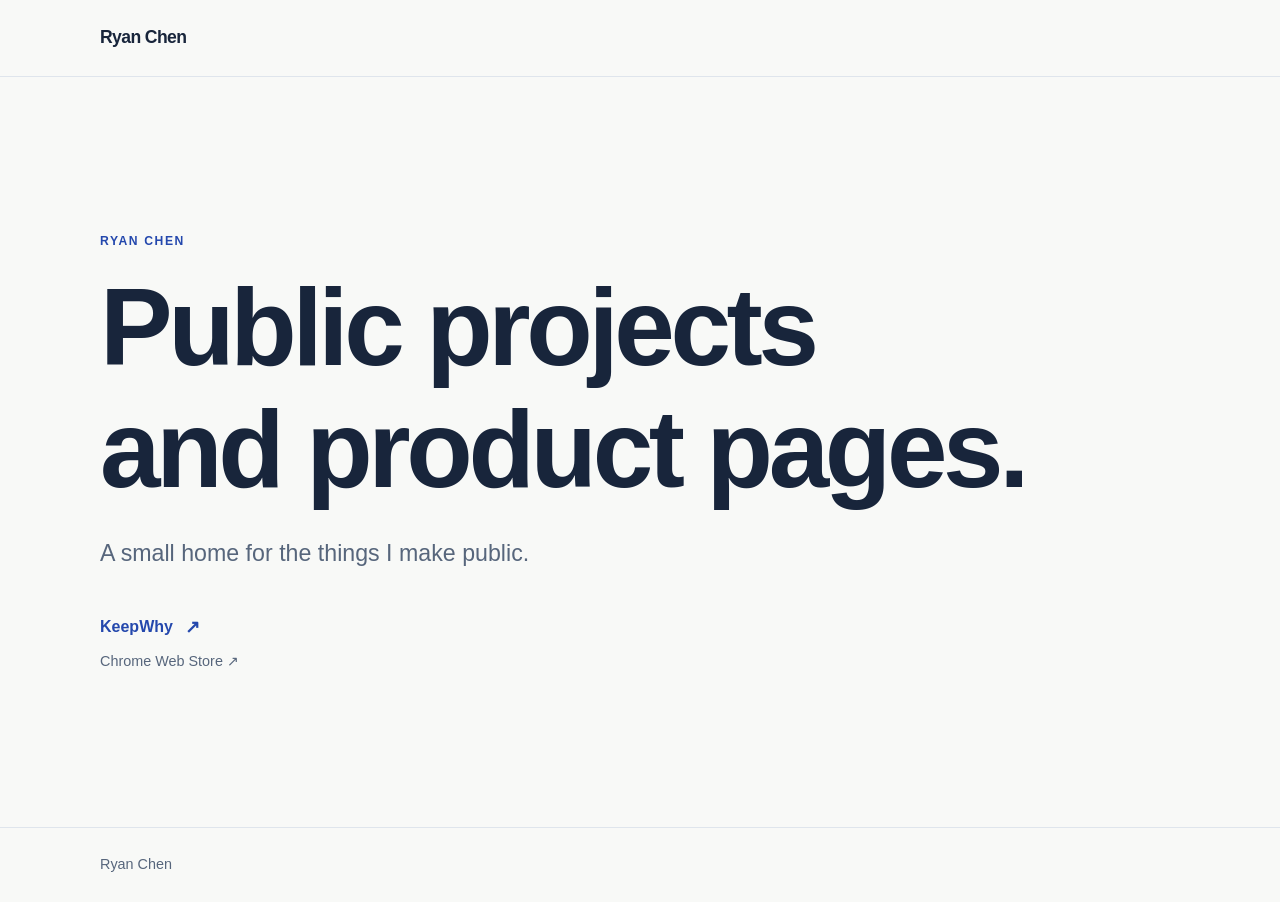
<file: index.html>
<!doctype html>
<html lang="en">
<head>
  <meta charset="utf-8">
  <meta name="viewport" content="width=device-width, initial-scale=1">
  <meta name="description" content="Public projects and product pages by Ryan Chen.">
  <title>Ryan Chen</title>
  <link rel="icon" type="image/png" sizes="32x32" href="/favicon.png">
  <link rel="icon" type="image/svg+xml" href="/favicon.svg">
  <link rel="stylesheet" href="/styles.css">
</head>
<body>
  <header class="site-header"><div class="shell"><a class="brand" href="/">Ryan Chen</a></div></header>
  <main class="shell root-main">
    <p class="eyebrow">Ryan Chen</p>
    <h1>Public projects<br>and product pages.</h1>
    <p class="root-intro">A small home for the things I make public.</p>
    <div><a class="text-link" href="/keepwhy/">KeepWhy</a><p class="root-store"><a href="https://chromewebstore.google.com/detail/keepwhy/lhbjpjcpfcjhnpeenldkhgpebkfkfhkk" target="_blank" rel="noopener noreferrer">Chrome Web Store ↗</a></p></div>
  </main>
  <footer class="site-footer"><div class="shell"><p>Ryan Chen</p></div></footer>
</body>
</html>
</file>
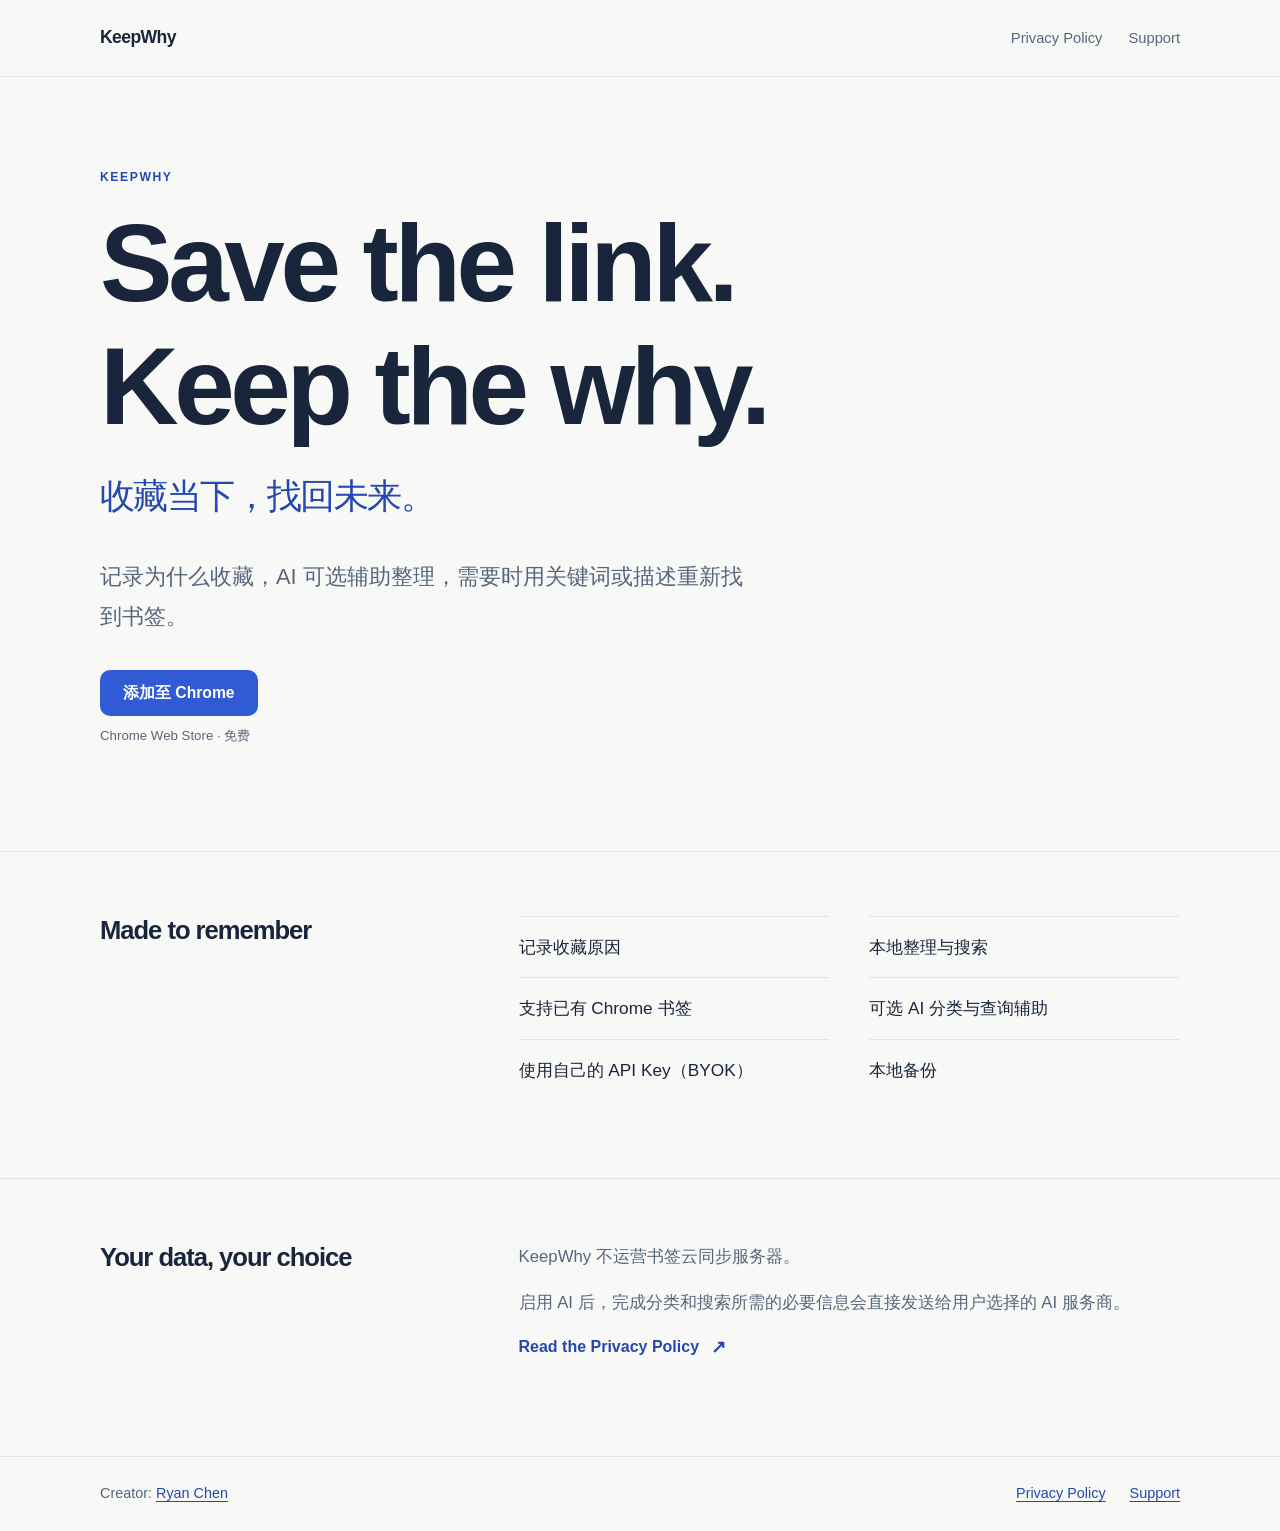
<file: keepwhy/index.html>
<!doctype html>
<html lang="en">
<head>
  <meta charset="utf-8">
  <meta name="viewport" content="width=device-width, initial-scale=1">
  <meta name="description" content="KeepWhy helps you save the link and keep the reason you saved it.">
  <title>KeepWhy — Save the link. Keep the why.</title>
  <link rel="icon" type="image/png" sizes="32x32" href="/favicon.png">
  <link rel="icon" type="image/svg+xml" href="/favicon.svg">
  <link rel="stylesheet" href="/styles.css">
</head>
<body>
  <header class="site-header"><div class="shell"><a class="brand" href="/keepwhy/">KeepWhy</a><nav class="nav" aria-label="KeepWhy"><a href="/keepwhy/privacy/">Privacy Policy</a><a href="/keepwhy/support/">Support</a></nav></div></header>
  <main>
    <section class="shell hero">
      <p class="eyebrow">KeepWhy</p>
      <h1>Save the link.<br>Keep the why.</h1>
      <span class="zh" lang="zh-Hans">收藏当下，找回未来。</span>
      <p class="hero-copy" lang="zh-Hans">记录为什么收藏，AI 可选辅助整理，需要时用关键词或描述重新找到书签。</p>
      <div class="hero-install"><a class="store-button" href="https://chromewebstore.google.com/detail/keepwhy/lhbjpjcpfcjhnpeenldkhgpebkfkfhkk" target="_blank" rel="noopener noreferrer" lang="zh-Hans">添加至 Chrome</a><p class="store-meta" lang="zh-Hans">Chrome Web Store · 免费</p></div>
    </section>
    <section class="product-section"><div class="shell section-grid"><h2>Made to remember</h2><ul class="feature-list"><li>记录收藏原因</li><li>本地整理与搜索</li><li>支持已有 Chrome 书签</li><li>可选 AI 分类与查询辅助</li><li>使用自己的 API Key（BYOK）</li><li>本地备份</li></ul></div></section>
    <section class="product-section"><div class="shell section-grid"><h2>Your data, your choice</h2><div><p class="disclosure" lang="zh-Hans">KeepWhy 不运营书签云同步服务器。</p><p class="disclosure" lang="zh-Hans">启用 AI 后，完成分类和搜索所需的必要信息会直接发送给用户选择的 AI 服务商。</p><p><a class="text-link" href="/keepwhy/privacy/">Read the Privacy Policy</a></p></div></div></section>
  </main>
  <footer class="site-footer"><div class="shell"><p>Creator: <a href="https://x.com/ryanchenxr" target="_blank" rel="noopener noreferrer">Ryan Chen</a></p><nav class="footer-links" aria-label="Footer"><a href="/keepwhy/privacy/">Privacy Policy</a><a href="/keepwhy/support/">Support</a></nav></div></footer>
</body>
</html>
</file>
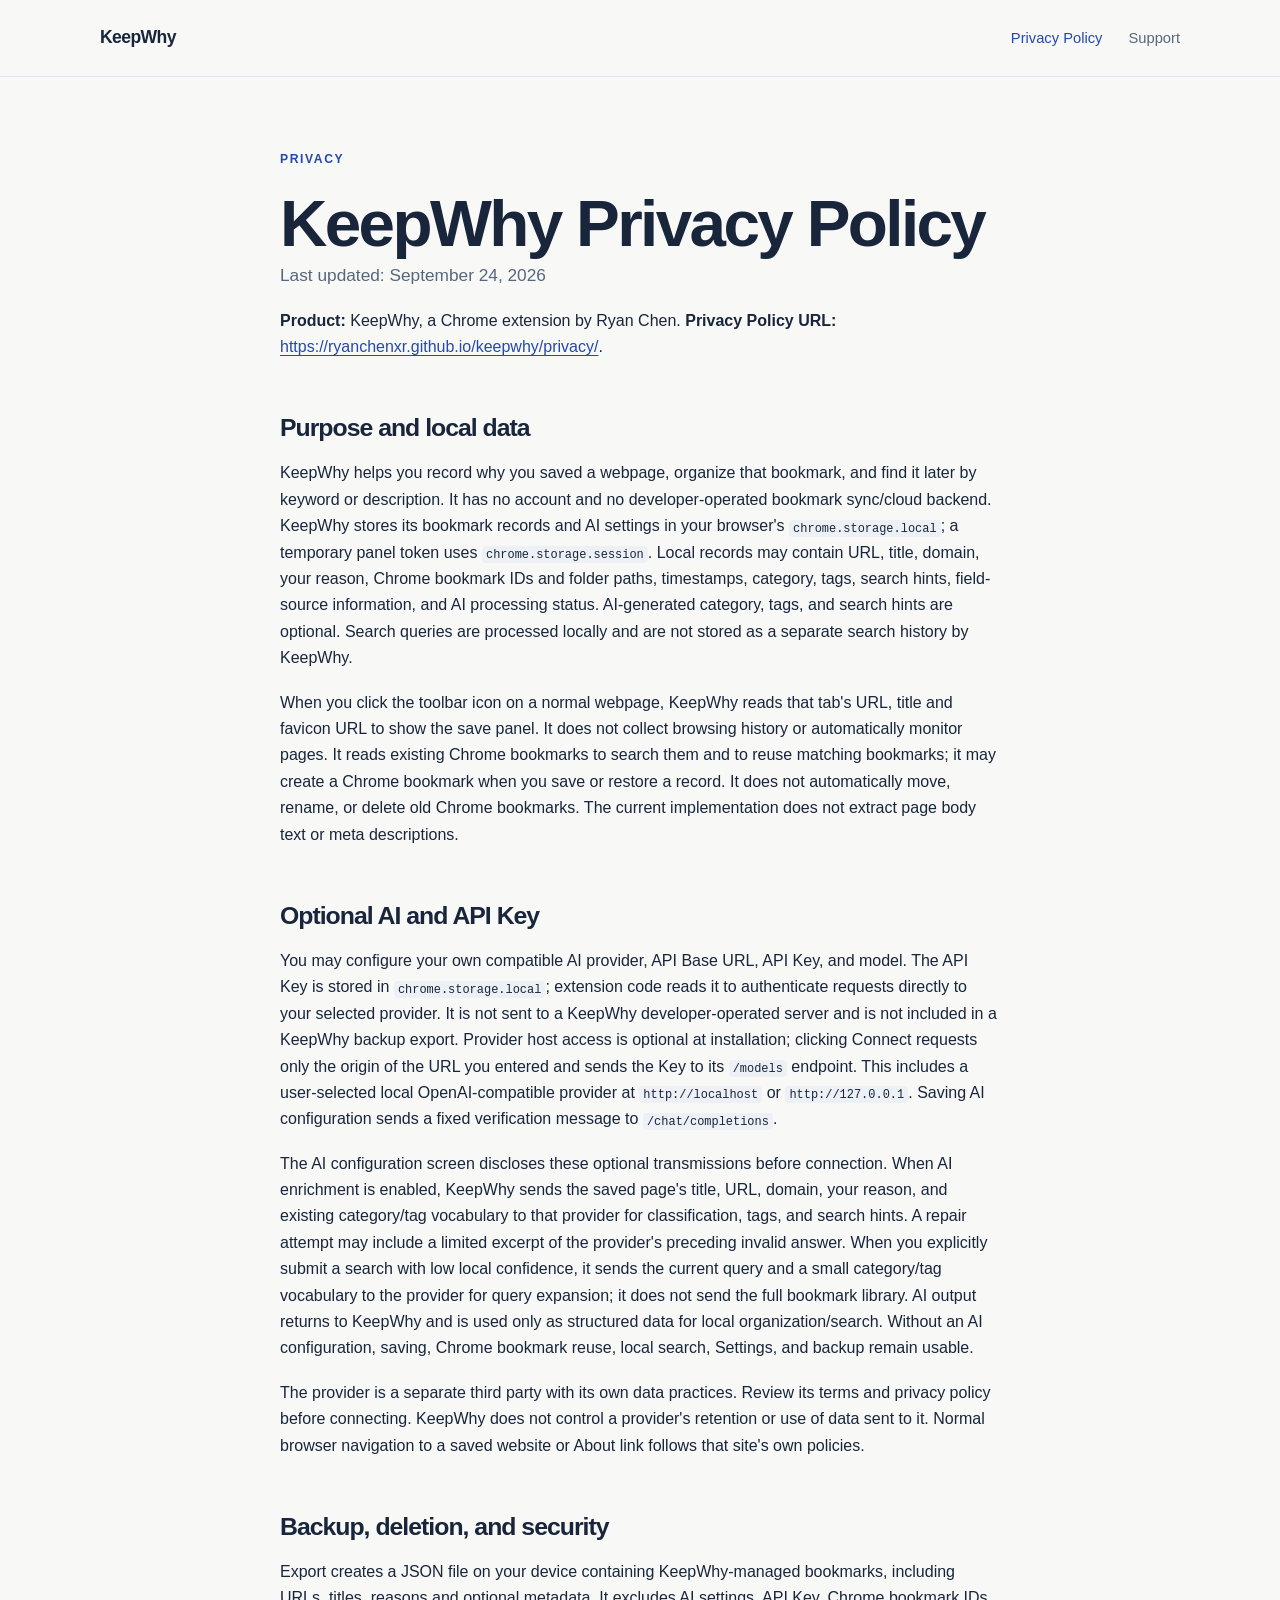
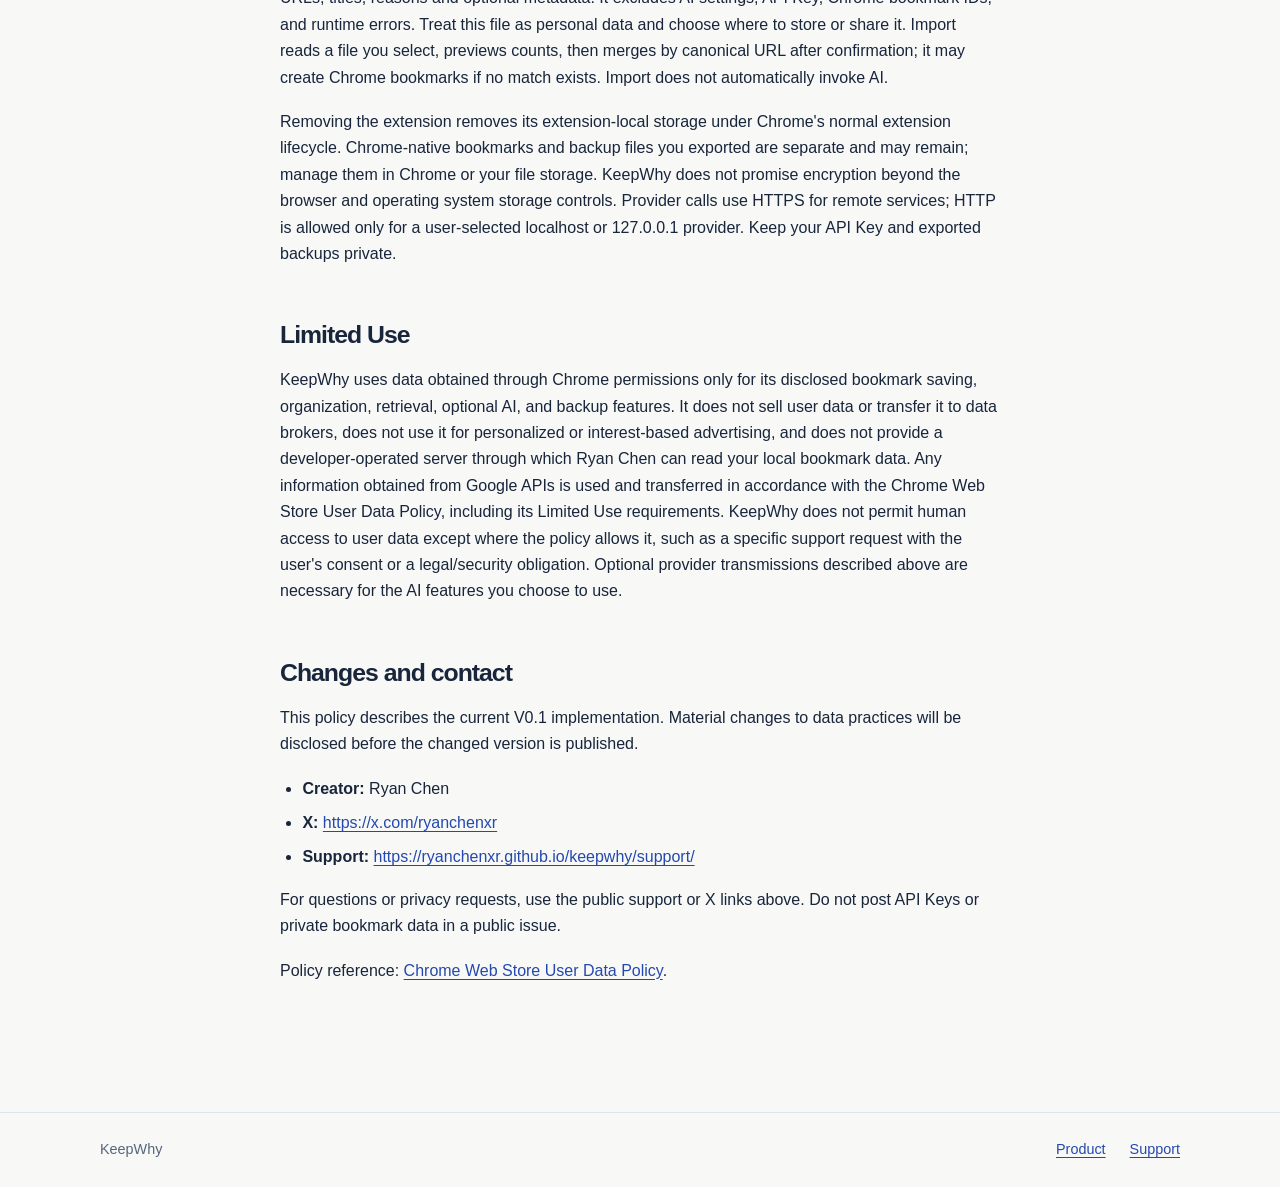
<file: keepwhy/privacy/index.html>
<!doctype html>
<html lang="en">
<head>
  <meta charset="utf-8">
  <meta name="viewport" content="width=device-width, initial-scale=1">
  <meta name="description" content="KeepWhy Privacy Policy.">
  <link rel="canonical" href="https://ryanchenxr.github.io/keepwhy/privacy/">
  <title>KeepWhy Privacy Policy</title>
  <link rel="icon" type="image/png" sizes="32x32" href="/favicon.png">
  <link rel="icon" type="image/svg+xml" href="/favicon.svg">
  <link rel="stylesheet" href="/styles.css">
</head>
<body>
  <header class="site-header"><div class="shell"><a class="brand" href="/keepwhy/">KeepWhy</a><nav class="nav" aria-label="KeepWhy"><a href="/keepwhy/privacy/" aria-current="page">Privacy Policy</a><a href="/keepwhy/support/">Support</a></nav></div></header>
  <main class="content-page policy">
    <p class="eyebrow">Privacy</p>
    <h1>KeepWhy Privacy Policy</h1>
    <p class="page-lead">Last updated: <time datetime="2026-09-24">September 24, 2026</time></p>
    <p><strong>Product:</strong> KeepWhy, a Chrome extension by Ryan Chen. <strong>Privacy Policy URL:</strong> <a href="https://ryanchenxr.github.io/keepwhy/privacy/">https://ryanchenxr.github.io/keepwhy/privacy/</a>.</p>

    <h2>Purpose and local data</h2>
    <p>KeepWhy helps you record why you saved a webpage, organize that bookmark, and find it later by keyword or description. It has no account and no developer-operated bookmark sync/cloud backend. KeepWhy stores its bookmark records and AI settings in your browser's <code>chrome.storage.local</code>; a temporary panel token uses <code>chrome.storage.session</code>. Local records may contain URL, title, domain, your reason, Chrome bookmark IDs and folder paths, timestamps, category, tags, search hints, field-source information, and AI processing status. AI-generated category, tags, and search hints are optional. Search queries are processed locally and are not stored as a separate search history by KeepWhy.</p>
    <p>When you click the toolbar icon on a normal webpage, KeepWhy reads that tab's URL, title and favicon URL to show the save panel. It does not collect browsing history or automatically monitor pages. It reads existing Chrome bookmarks to search them and to reuse matching bookmarks; it may create a Chrome bookmark when you save or restore a record. It does not automatically move, rename, or delete old Chrome bookmarks. The current implementation does not extract page body text or meta descriptions.</p>

    <h2>Optional AI and API Key</h2>
    <p>You may configure your own compatible AI provider, API Base URL, API Key, and model. The API Key is stored in <code>chrome.storage.local</code>; extension code reads it to authenticate requests directly to your selected provider. It is not sent to a KeepWhy developer-operated server and is not included in a KeepWhy backup export. Provider host access is optional at installation; clicking Connect requests only the origin of the URL you entered and sends the Key to its <code>/models</code> endpoint. This includes a user-selected local OpenAI-compatible provider at <code>http://localhost</code> or <code>http://127.0.0.1</code>. Saving AI configuration sends a fixed verification message to <code>/chat/completions</code>.</p>
    <p>The AI configuration screen discloses these optional transmissions before connection. When AI enrichment is enabled, KeepWhy sends the saved page's title, URL, domain, your reason, and existing category/tag vocabulary to that provider for classification, tags, and search hints. A repair attempt may include a limited excerpt of the provider's preceding invalid answer. When you explicitly submit a search with low local confidence, it sends the current query and a small category/tag vocabulary to the provider for query expansion; it does not send the full bookmark library. AI output returns to KeepWhy and is used only as structured data for local organization/search. Without an AI configuration, saving, Chrome bookmark reuse, local search, Settings, and backup remain usable.</p>
    <p>The provider is a separate third party with its own data practices. Review its terms and privacy policy before connecting. KeepWhy does not control a provider's retention or use of data sent to it. Normal browser navigation to a saved website or About link follows that site's own policies.</p>

    <h2>Backup, deletion, and security</h2>
    <p>Export creates a JSON file on your device containing KeepWhy-managed bookmarks, including URLs, titles, reasons and optional metadata. It excludes AI settings, API Key, Chrome bookmark IDs, and runtime errors. Treat this file as personal data and choose where to store or share it. Import reads a file you select, previews counts, then merges by canonical URL after confirmation; it may create Chrome bookmarks if no match exists. Import does not automatically invoke AI.</p>
    <p>Removing the extension removes its extension-local storage under Chrome's normal extension lifecycle. Chrome-native bookmarks and backup files you exported are separate and may remain; manage them in Chrome or your file storage. KeepWhy does not promise encryption beyond the browser and operating system storage controls. Provider calls use HTTPS for remote services; HTTP is allowed only for a user-selected localhost or 127.0.0.1 provider. Keep your API Key and exported backups private.</p>

    <h2>Limited Use</h2>
    <p>KeepWhy uses data obtained through Chrome permissions only for its disclosed bookmark saving, organization, retrieval, optional AI, and backup features. It does not sell user data or transfer it to data brokers, does not use it for personalized or interest-based advertising, and does not provide a developer-operated server through which Ryan Chen can read your local bookmark data. Any information obtained from Google APIs is used and transferred in accordance with the Chrome Web Store User Data Policy, including its Limited Use requirements. KeepWhy does not permit human access to user data except where the policy allows it, such as a specific support request with the user's consent or a legal/security obligation. Optional provider transmissions described above are necessary for the AI features you choose to use.</p>

    <h2>Changes and contact</h2>
    <p>This policy describes the current V0.1 implementation. Material changes to data practices will be disclosed before the changed version is published.</p>
    <ul>
      <li><strong>Creator:</strong> Ryan Chen</li>
      <li><strong>X:</strong> <a href="https://x.com/ryanchenxr" target="_blank" rel="noopener noreferrer">https://x.com/ryanchenxr</a></li>
      <li><strong>Support:</strong> <a href="https://ryanchenxr.github.io/keepwhy/support/">https://ryanchenxr.github.io/keepwhy/support/</a></li>
    </ul>
    <p>For questions or privacy requests, use the public support or X links above. Do not post API Keys or private bookmark data in a public issue.</p>
    <p>Policy reference: <a href="https://developer.chrome.com/docs/webstore/user_data" target="_blank" rel="noopener noreferrer">Chrome Web Store User Data Policy</a>.</p>
  </main>
  <footer class="site-footer"><div class="shell"><p>KeepWhy</p><nav class="footer-links" aria-label="Footer"><a href="/keepwhy/">Product</a><a href="/keepwhy/support/">Support</a></nav></div></footer>
</body>
</html>
</file>
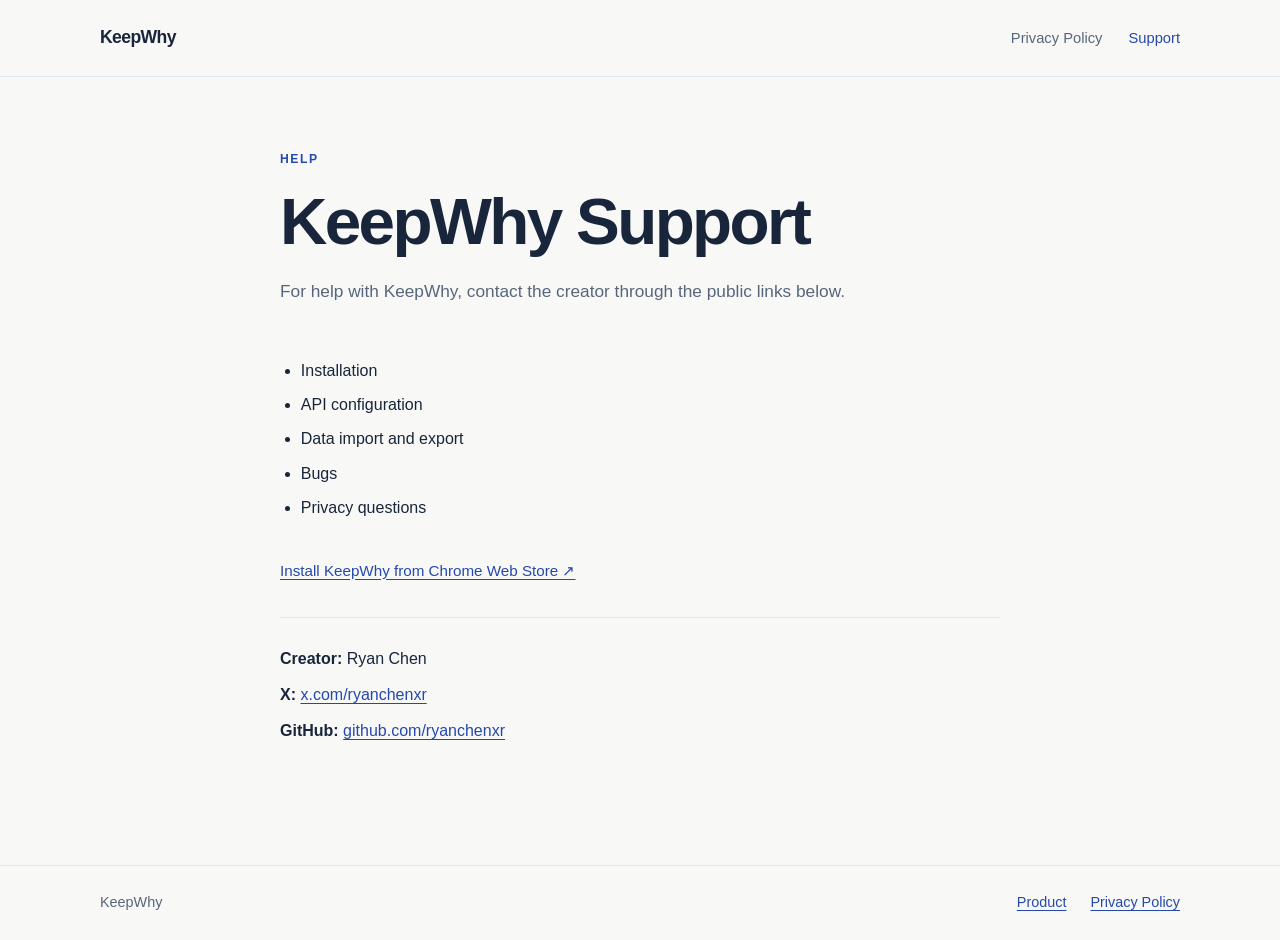
<file: keepwhy/support/index.html>
<!doctype html>
<html lang="en">
<head>
  <meta charset="utf-8">
  <meta name="viewport" content="width=device-width, initial-scale=1">
  <meta name="description" content="Support information for KeepWhy.">
  <title>KeepWhy Support</title>
  <link rel="icon" type="image/png" sizes="32x32" href="/favicon.png">
  <link rel="icon" type="image/svg+xml" href="/favicon.svg">
  <link rel="stylesheet" href="/styles.css">
</head>
<body>
  <header class="site-header"><div class="shell"><a class="brand" href="/keepwhy/">KeepWhy</a><nav class="nav" aria-label="KeepWhy"><a href="/keepwhy/privacy/">Privacy Policy</a><a href="/keepwhy/support/" aria-current="page">Support</a></nav></div></header>
  <main class="content-page">
    <p class="eyebrow">Help</p>
    <h1>KeepWhy Support</h1>
    <p class="page-lead">For help with KeepWhy, contact the creator through the public links below.</p>
    <ul class="support-topics"><li>Installation</li><li>API configuration</li><li>Data import and export</li><li>Bugs</li><li>Privacy questions</li></ul>
    <p class="support-store"><a href="https://chromewebstore.google.com/detail/keepwhy/lhbjpjcpfcjhnpeenldkhgpebkfkfhkk" target="_blank" rel="noopener noreferrer">Install KeepWhy from Chrome Web Store ↗</a></p>
    <div class="contact-block"><p><strong>Creator:</strong> Ryan Chen</p><p><strong>X:</strong> <a href="https://x.com/ryanchenxr" target="_blank" rel="noopener noreferrer">x.com/ryanchenxr</a></p><p><strong>GitHub:</strong> <a href="https://github.com/ryanchenxr" target="_blank" rel="noopener noreferrer">github.com/ryanchenxr</a></p></div>
  </main>
  <footer class="site-footer"><div class="shell"><p>KeepWhy</p><nav class="footer-links" aria-label="Footer"><a href="/keepwhy/">Product</a><a href="/keepwhy/privacy/">Privacy Policy</a></nav></div></footer>
</body>
</html>
</file>
<file: styles.css>
:root {
  color-scheme: light;
  --paper: #f8f9f7;
  --surface: #ffffff;
  --ink: #18253b;
  --muted: #57667c;
  --blue: #315bd5;
  --blue-deep: #2448ad;
  --line: #dfe5ec;
}

* { box-sizing: border-box; }
html { scroll-behavior: smooth; }
body {
  margin: 0;
  background: var(--paper);
  color: var(--ink);
  font-family: -apple-system, BlinkMacSystemFont, "Segoe UI", sans-serif;
  -webkit-font-smoothing: antialiased;
  line-height: 1.65;
}
a { color: var(--blue-deep); text-underline-offset: .18em; }
a:hover { color: var(--blue); }
a:focus-visible { outline: 3px solid var(--blue); outline-offset: 4px; border-radius: 3px; }
.shell { width: min(100% - 48px, 1080px); margin-inline: auto; }
.site-header { border-bottom: 1px solid var(--line); }
.site-header .shell { min-height: 76px; display: flex; align-items: center; justify-content: space-between; gap: 24px; }
.brand { color: var(--ink); font-size: 1.1rem; font-weight: 720; letter-spacing: -.035em; text-decoration: none; white-space: nowrap; }
.nav { display: flex; flex-wrap: wrap; gap: 10px 26px; font-size: .92rem; }
.nav a { color: var(--muted); text-decoration: none; }
.nav a:hover, .nav a[aria-current="page"] { color: var(--blue-deep); }
.root-main { min-height: calc(100dvh - 150px); display: grid; align-content: center; padding-block: 88px; }
.eyebrow { margin: 0 0 16px; color: var(--blue-deep); font-size: .76rem; font-weight: 700; letter-spacing: .13em; text-transform: uppercase; }
h1, h2, h3 { line-height: 1.13; letter-spacing: -.04em; }
h1 { margin: 0; font-size: clamp(3.4rem, 9vw, 6.8rem); font-weight: 720; }
.root-intro { max-width: 36rem; margin: 22px 0 40px; color: var(--muted); font-size: clamp(1.15rem, 2.3vw, 1.45rem); }
.root-store { margin: 8px 0 0; font-size: .9rem; }
.root-store a { color: var(--muted); text-decoration: none; }
.root-store a:hover { color: var(--blue-deep); }
.text-link { display: inline-flex; align-items: center; gap: 12px; font-weight: 650; text-decoration: none; }
.text-link::after { content: "↗"; font-size: 1.1em; }
.hero { padding-block: clamp(72px, 7vw, 104px) 104px; }
.hero h1 { max-width: 850px; }
.hero .zh { display: block; margin-top: 18px; color: var(--blue-deep); font-size: clamp(1.45rem, 3vw, 2.2rem); font-weight: 560; letter-spacing: -.045em; }
.hero-copy { max-width: 650px; margin: 32px 0 0; color: var(--muted); font-size: clamp(1.13rem, 2vw, 1.37rem); line-height: 1.85; }
.hero-install { margin-top: 32px; }
.store-button { display: inline-flex; align-items: center; justify-content: center; min-height: 46px; padding: 9px 23px; border-radius: 10px; background: var(--blue); color: #fff; font-size: .98rem; font-weight: 650; text-decoration: none; }
.store-button:hover { background: var(--blue-deep); color: #fff; }
.store-meta { margin: 9px 0 0; color: var(--muted); font-size: .83rem; }
.product-section { border-top: 1px solid var(--line); padding-block: 64px 78px; }
.section-grid { display: grid; grid-template-columns: minmax(180px, .65fr) minmax(0, 1.35fr); gap: clamp(30px, 8vw, 100px); }
.section-grid h2 { margin: 0; font-size: 1.6rem; }
.feature-list { display: grid; grid-template-columns: repeat(2, minmax(0, 1fr)); gap: 0 40px; margin: 0; padding: 0; list-style: none; }
.feature-list li { padding: 16px 0; border-top: 1px solid var(--line); font-size: 1.08rem; }
.disclosure { max-width: 620px; margin: 0; color: var(--muted); font-size: 1.05rem; }
.disclosure + .disclosure { margin-top: 18px; }
.site-footer { border-top: 1px solid var(--line); color: var(--muted); }
.site-footer .shell { min-height: 74px; display: flex; align-items: center; justify-content: space-between; gap: 16px; font-size: .9rem; }
.site-footer p { margin: 0; }
.footer-links { display: flex; flex-wrap: wrap; gap: 10px 24px; }
.content-page { width: min(100% - 48px, 720px); margin: 0 auto; padding-block: 72px 110px; }
.content-page h1 { font-size: clamp(2.55rem, 6vw, 4.1rem); }
.page-lead { margin: 18px 0 52px; color: var(--muted); font-size: 1.08rem; }
.policy { overflow-wrap: anywhere; }
.policy h2 { margin: 54px 0 18px; font-size: 1.55rem; }
.policy p { margin: 0 0 18px; }
.policy ul { padding-left: 1.4rem; }
.policy li { margin: 8px 0; }
.policy code { font-size: .92em; background: #edf1f5; padding: .13em .34em; border-radius: 4px; }
.support-topics { margin: 0 0 36px; padding-left: 1.3rem; }
.support-topics li { margin: 8px 0; }
.support-store { margin: 0 0 34px; font-size: .95rem; }
.contact-block { border-top: 1px solid var(--line); padding-top: 28px; }
.contact-block p { margin: 0 0 10px; }
@media (max-width: 680px) {
  .shell, .content-page { width: min(100% - 36px, 1080px); }
  .site-header .shell { min-height: 68px; align-items: flex-start; flex-direction: column; justify-content: center; padding-block: 13px; gap: 6px; }
  .nav { gap: 8px 18px; }
  .root-main { min-height: calc(100dvh - 150px); }
  .hero { padding-block: 78px 80px; }
  .section-grid { grid-template-columns: 1fr; gap: 26px; }
  .feature-list { grid-template-columns: 1fr; }
  .site-footer .shell { align-items: flex-start; flex-direction: column; padding-block: 22px; }
  .content-page { padding-block: 56px 85px; }
}
</file>
